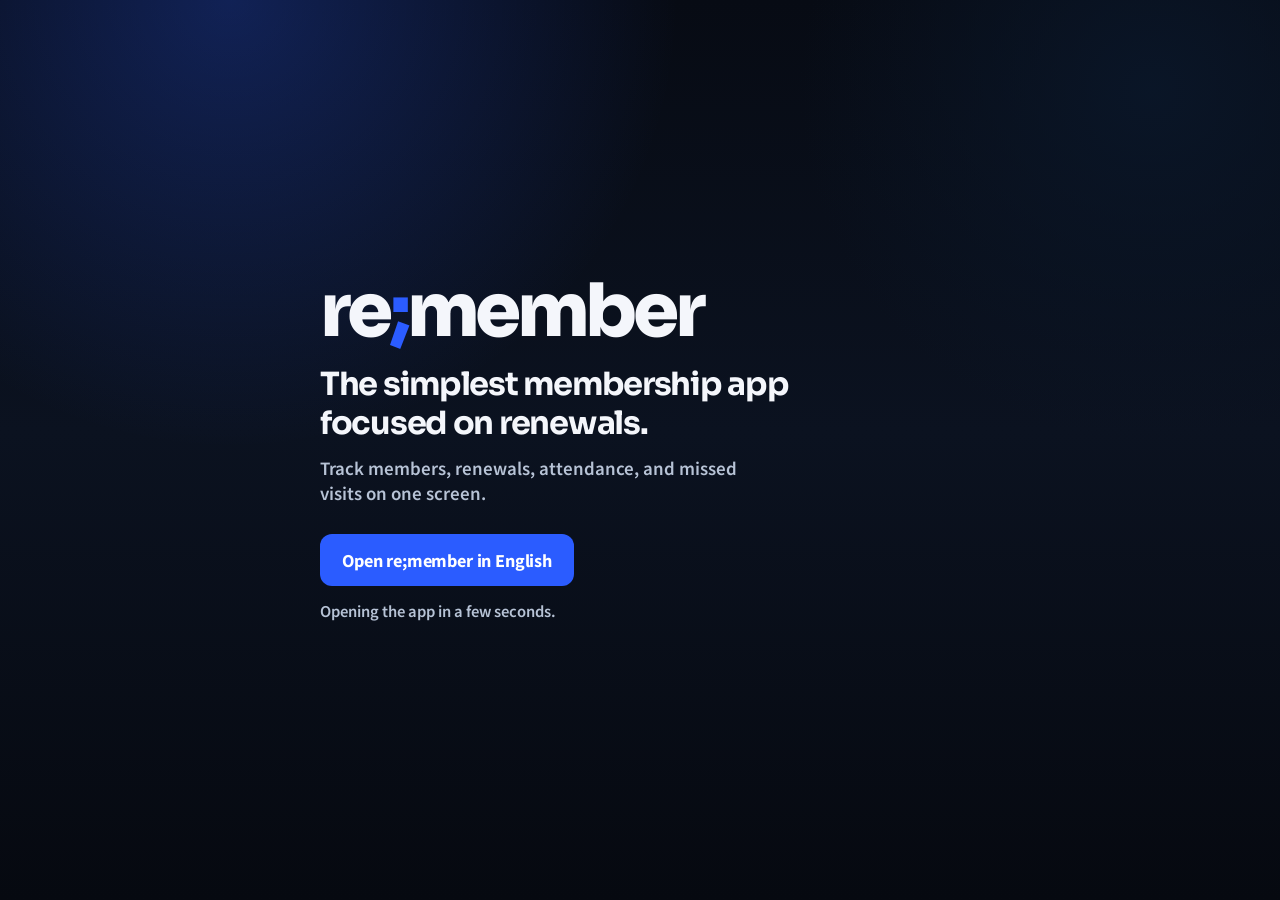
<file: share/index.html>
<!DOCTYPE html>
<html lang="en">
<head>
  <meta charset="UTF-8">
  <meta name="viewport" content="width=device-width, initial-scale=1.0">
  <title>re;member — Simplest membership app for renewals</title>
  <meta name="description" content="The simplest membership app focused on renewals. Track members, renewals, attendance, and missed visits on one screen.">
  <meta name="theme-color" content="#2B5CFF">
  <link rel="canonical" href="https://remember-gym.vercel.app/share">
  <!--
    Link-preview document. Crawlers read the tags in this first response.
    og:image and og:url are absolute on remember-gym.vercel.app so the card
    does not depend on which host served the HTML. There is no server redirect.
  -->
  <meta property="og:title" content="re;member — Simplest membership app for renewals">
  <meta property="og:description" content="The simplest membership app focused on renewals. Track members, renewals, attendance, and missed visits on one screen.">
  <meta property="og:image" content="https://remember-gym.vercel.app/share/og-en.png">
  <meta property="og:image:width" content="1200">
  <meta property="og:image:height" content="630">
  <meta property="og:image:alt" content="re;member — the simplest membership app focused on renewals">
  <meta property="og:url" content="https://remember-gym.vercel.app/share">
  <meta property="og:type" content="website">
  <meta property="og:locale" content="en_US">
  <meta name="twitter:card" content="summary_large_image">
  <meta name="twitter:title" content="re;member — Simplest membership app for renewals">
  <meta name="twitter:description" content="The simplest membership app focused on renewals. Track members, renewals, attendance, and missed visits on one screen.">
  <meta name="twitter:image" content="https://remember-gym.vercel.app/share/og-en.png">
  <meta name="twitter:image:alt" content="re;member — the simplest membership app focused on renewals">
  <link rel="icon" href="/favicon.ico" sizes="any">
  <link rel="icon" href="/app-icon.svg" type="image/svg+xml">
  <link rel="preconnect" href="https://fonts.googleapis.com">
  <link rel="preconnect" href="https://fonts.gstatic.com" crossorigin>
  <link href="https://fonts.googleapis.com/css2?family=Noto+Sans+KR:wght@400;600;700&family=Sora:wght@600;700;800&display=swap" rel="stylesheet">
  <style>
    *, *::before, *::after { box-sizing: border-box; margin: 0; padding: 0; }

    :root {
      color-scheme: dark;
      --brand-blue: #2B5CFF;
      --brand-blue-hover: #1F4AE0;
      --bg: #070b14;
      --text: #f4f6fb;
      --text-muted: #b7c3d6;
      --font-brand: 'Sora', 'Inter', 'Segoe UI', sans-serif;
      --font-body: 'Noto Sans KR', 'Inter', 'Segoe UI', sans-serif;
    }

    body {
      min-height: 100vh;
      display: grid;
      place-items: center;
      padding: 32px 20px;
      background:
        radial-gradient(circle at 18% 0%, rgba(43, 92, 255, .28), transparent 28rem),
        radial-gradient(circle at 90% 10%, rgba(10, 22, 40, .95), transparent 22rem),
        linear-gradient(180deg, #070b14 0%, #0b1220 48%, #060910 100%);
      color: var(--text);
      font-family: var(--font-body);
      line-height: 1.5;
      -webkit-font-smoothing: antialiased;
    }

    main {
      width: min(640px, 100%);
    }

    .wordmark {
      font-family: var(--font-brand);
      font-size: clamp(3rem, 12vw, 4.6rem);
      font-weight: 800;
      letter-spacing: -.06em;
      line-height: .95;
    }

    .wordmark .semi {
      color: var(--brand-blue);
      margin: 0 .02em;
    }

    .tagline {
      margin-top: 18px;
      max-width: 22ch;
      font-family: var(--font-brand);
      font-size: clamp(1.45rem, 4.5vw, 2rem);
      font-weight: 700;
      letter-spacing: -.04em;
      line-height: 1.2;
    }

    .intro {
      margin-top: 14px;
      max-width: 42ch;
      color: var(--text-muted);
      font-size: 1.05rem;
      font-weight: 600;
    }

    .cta {
      display: inline-flex;
      align-items: center;
      justify-content: center;
      min-height: 52px;
      margin-top: 28px;
      padding: 0 22px;
      border-radius: 12px;
      background: var(--brand-blue);
      color: #fff;
      font-family: var(--font-body);
      font-size: 1rem;
      font-weight: 800;
      letter-spacing: -.01em;
      text-decoration: none;
    }

    .cta:hover { background: var(--brand-blue-hover); }
    .cta:focus-visible {
      outline: 3px solid #fff;
      outline-offset: 3px;
    }

    .soon {
      margin-top: 14px;
      color: var(--text-muted);
      font-size: .92rem;
      font-weight: 600;
    }

    @media (max-width: 640px) {
      body { padding: 28px 20px 40px; place-items: start center; }
      .cta { width: 100%; }
    }
  </style>
</head>
<body>
  <main>
    <p class="wordmark">re<span class="semi">;</span>member</p>
    <h1 class="tagline">The simplest membership app focused on renewals.</h1>
    <p class="intro">Track members, renewals, attendance, and missed visits on one screen.</p>
    <a class="cta" href="/?lang=en&amp;utm_source=x">Open re;member in English</a>
    <p class="soon" id="opening-note">Opening the app in a few seconds.</p>
  </main>
  <script>
    // Crawlers do not run this. The meta tags stay in the document they fetch.
    window.setTimeout(function () {
      window.location.assign('/?lang=en&utm_source=x');
    }, 6000);
  </script>
</body>
</html>
</file>
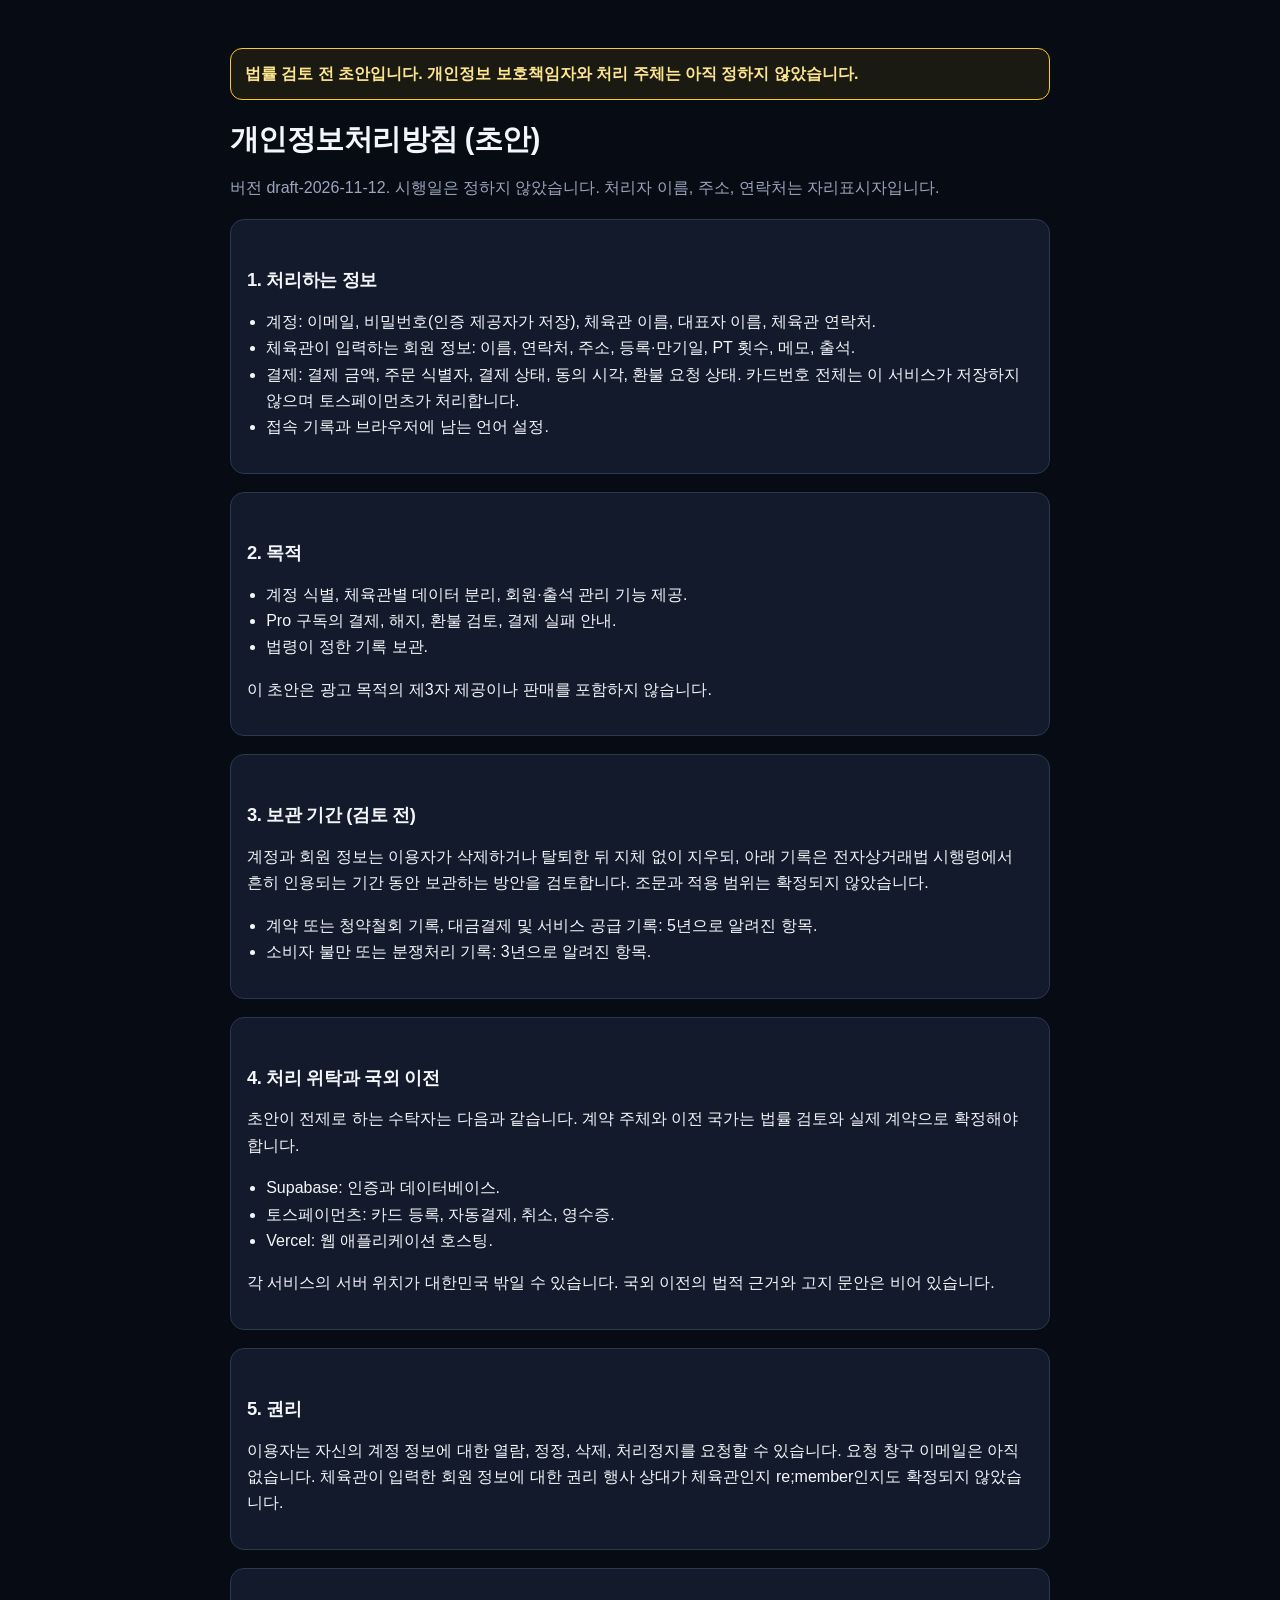
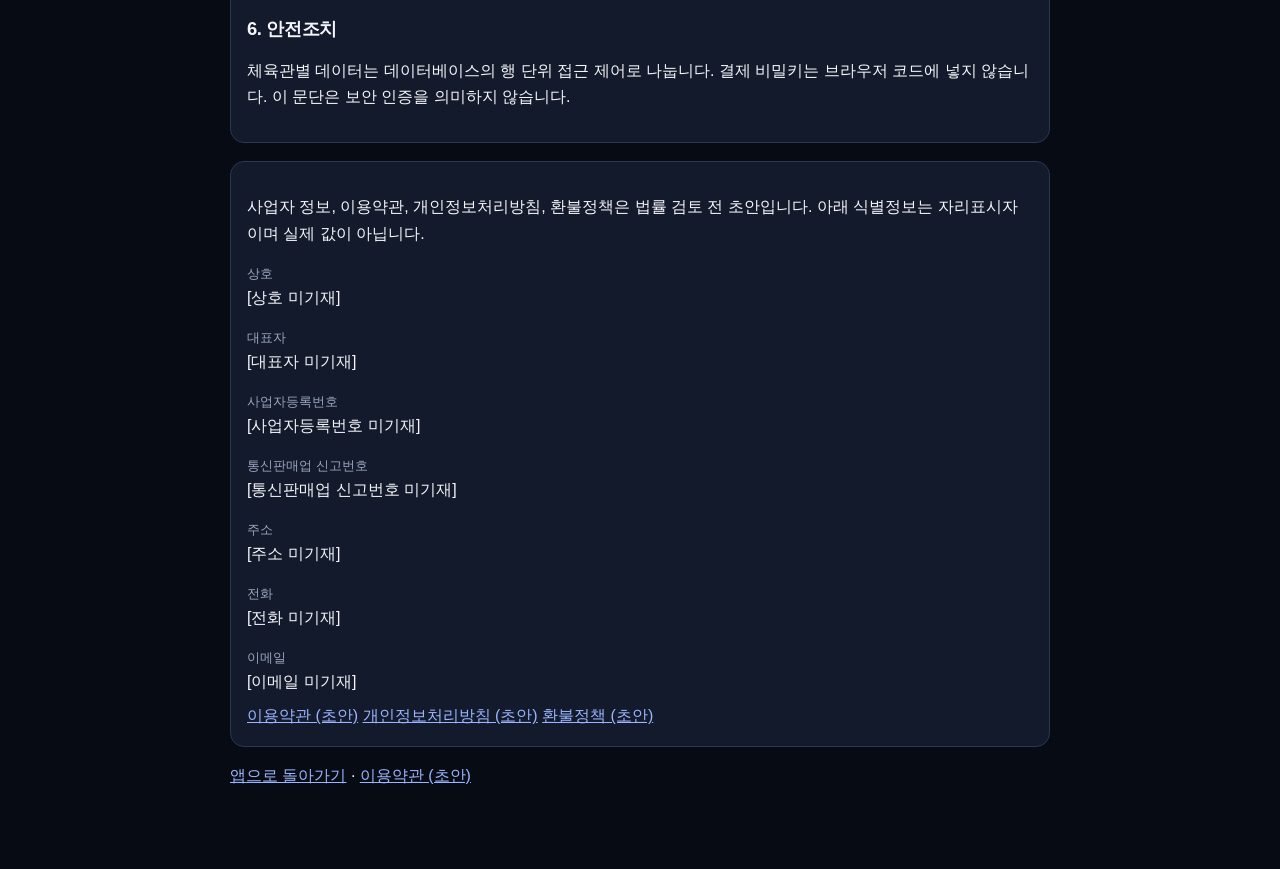
<file: legal/privacy.html>
<!DOCTYPE html>
<html lang="ko">
<head>
  <meta charset="utf-8">
  <meta name="viewport" content="width=device-width, initial-scale=1">
  <title>개인정보처리방침 (초안) · re;member</title>
  <link rel="stylesheet" href="./legal.css">
</head>
<body>
  <main>
    <p class="draft-banner">법률 검토 전 초안입니다. 개인정보 보호책임자와 처리 주체는 아직 정하지 않았습니다.</p>
    <h1>개인정보처리방침 (초안)</h1>
    <p class="lede">버전 draft-2026-11-12. 시행일은 정하지 않았습니다. 처리자 이름, 주소, 연락처는 자리표시자입니다.</p>

    <section>
      <h2>1. 처리하는 정보</h2>
      <ul>
        <li>계정: 이메일, 비밀번호(인증 제공자가 저장), 체육관 이름, 대표자 이름, 체육관 연락처.</li>
        <li>체육관이 입력하는 회원 정보: 이름, 연락처, 주소, 등록·만기일, PT 횟수, 메모, 출석.</li>
        <li>결제: 결제 금액, 주문 식별자, 결제 상태, 동의 시각, 환불 요청 상태. 카드번호 전체는 이 서비스가 저장하지 않으며 토스페이먼츠가 처리합니다.</li>
        <li>접속 기록과 브라우저에 남는 언어 설정.</li>
      </ul>
    </section>

    <section>
      <h2>2. 목적</h2>
      <ul>
        <li>계정 식별, 체육관별 데이터 분리, 회원·출석 관리 기능 제공.</li>
        <li>Pro 구독의 결제, 해지, 환불 검토, 결제 실패 안내.</li>
        <li>법령이 정한 기록 보관.</li>
      </ul>
      <p>이 초안은 광고 목적의 제3자 제공이나 판매를 포함하지 않습니다.</p>
    </section>

    <section>
      <h2>3. 보관 기간 (검토 전)</h2>
      <p>계정과 회원 정보는 이용자가 삭제하거나 탈퇴한 뒤 지체 없이 지우되, 아래 기록은 전자상거래법 시행령에서 흔히 인용되는 기간 동안 보관하는 방안을 검토합니다. 조문과 적용 범위는 확정되지 않았습니다.</p>
      <ul>
        <li>계약 또는 청약철회 기록, 대금결제 및 서비스 공급 기록: 5년으로 알려진 항목.</li>
        <li>소비자 불만 또는 분쟁처리 기록: 3년으로 알려진 항목.</li>
      </ul>
    </section>

    <section>
      <h2>4. 처리 위탁과 국외 이전</h2>
      <p>초안이 전제로 하는 수탁자는 다음과 같습니다. 계약 주체와 이전 국가는 법률 검토와 실제 계약으로 확정해야 합니다.</p>
      <ul>
        <li>Supabase: 인증과 데이터베이스.</li>
        <li>토스페이먼츠: 카드 등록, 자동결제, 취소, 영수증.</li>
        <li>Vercel: 웹 애플리케이션 호스팅.</li>
      </ul>
      <p>각 서비스의 서버 위치가 대한민국 밖일 수 있습니다. 국외 이전의 법적 근거와 고지 문안은 비어 있습니다.</p>
    </section>

    <section>
      <h2>5. 권리</h2>
      <p>이용자는 자신의 계정 정보에 대한 열람, 정정, 삭제, 처리정지를 요청할 수 있습니다. 요청 창구 이메일은 아직 없습니다. 체육관이 입력한 회원 정보에 대한 권리 행사 상대가 체육관인지 re;member인지도 확정되지 않았습니다.</p>
    </section>

    <section>
      <h2>6. 안전조치</h2>
      <p>체육관별 데이터는 데이터베이스의 행 단위 접근 제어로 나눕니다. 결제 비밀키는 브라우저 코드에 넣지 않습니다. 이 문단은 보안 인증을 의미하지 않습니다.</p>
    </section>

    <section data-business-identity data-legal-base=""></section>
    <p><a href="../index.html">앱으로 돌아가기</a> · <a href="./terms.html">이용약관 (초안)</a></p>
  </main>
  <script src="../js/business-identity.js"></script>
  <script>
    window.SweatManagerBusiness.renderAll(document);
  </script>
</body>
</html>
</file>
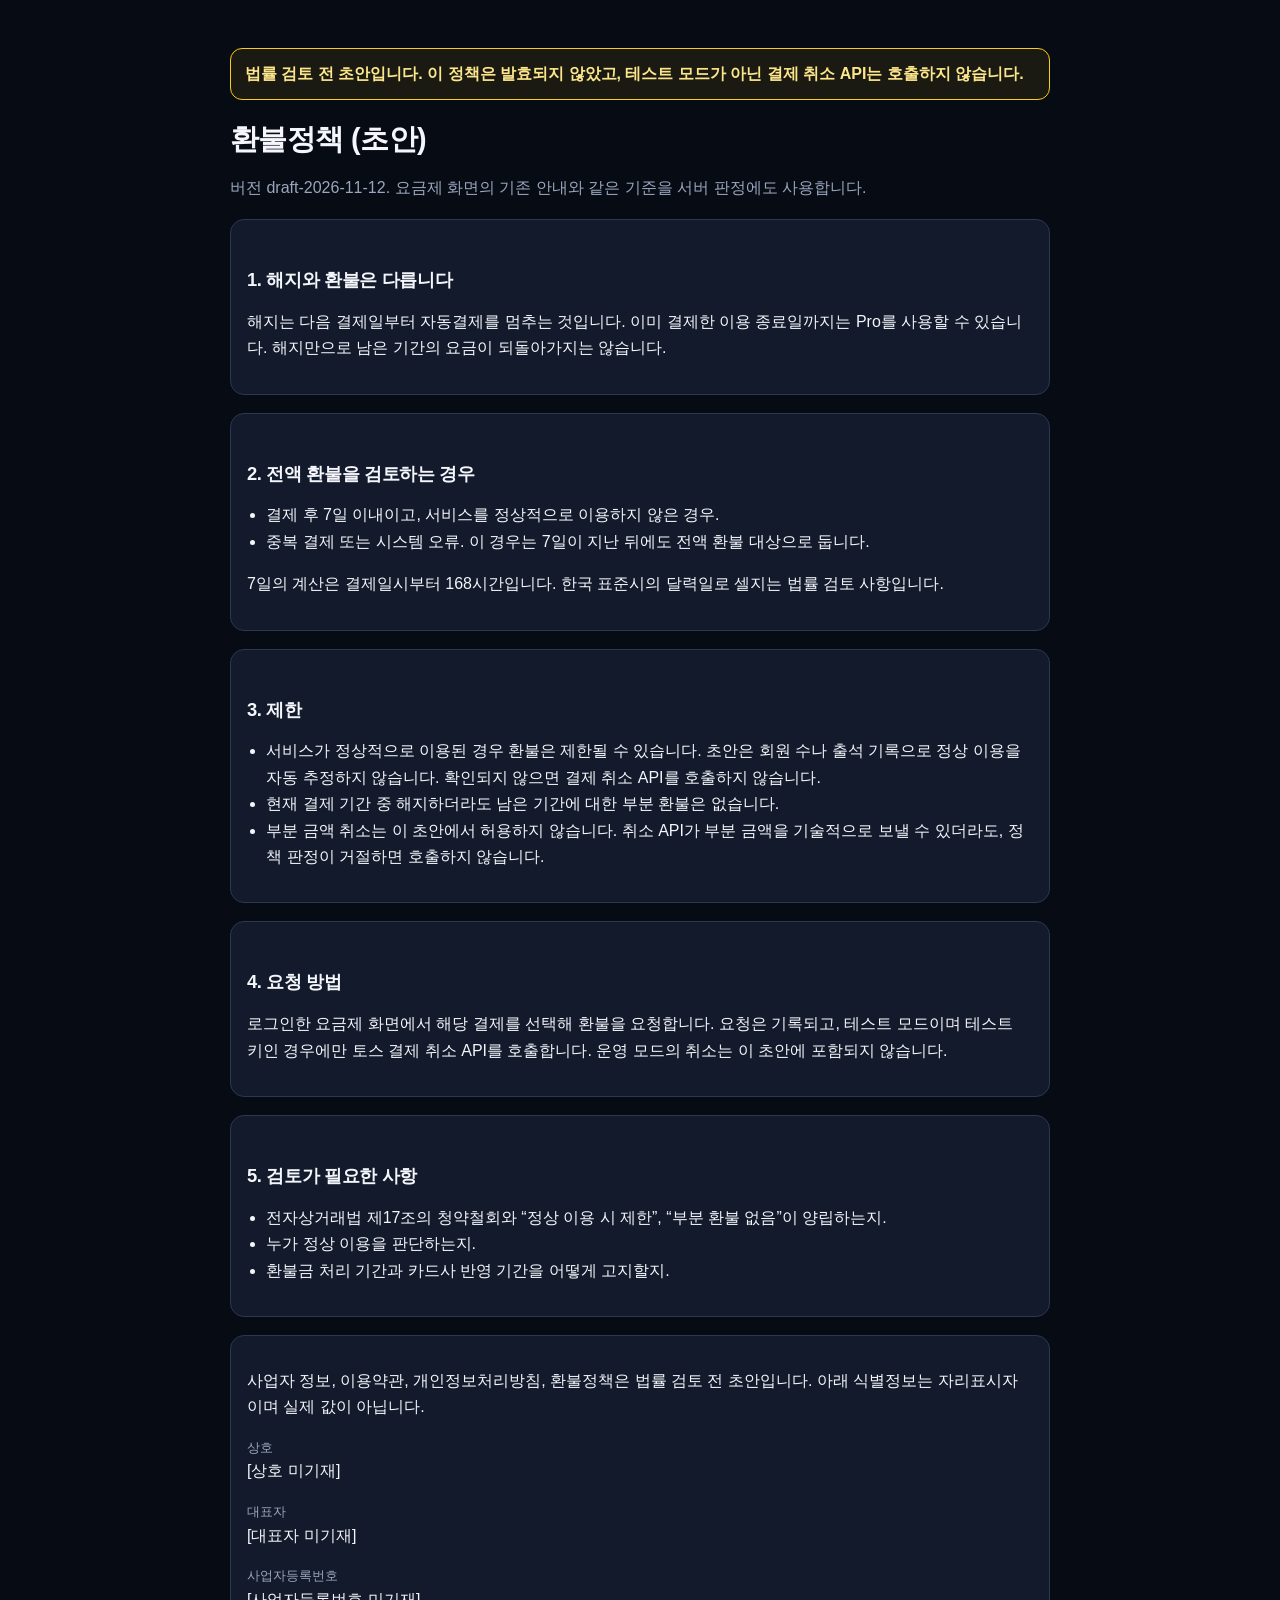
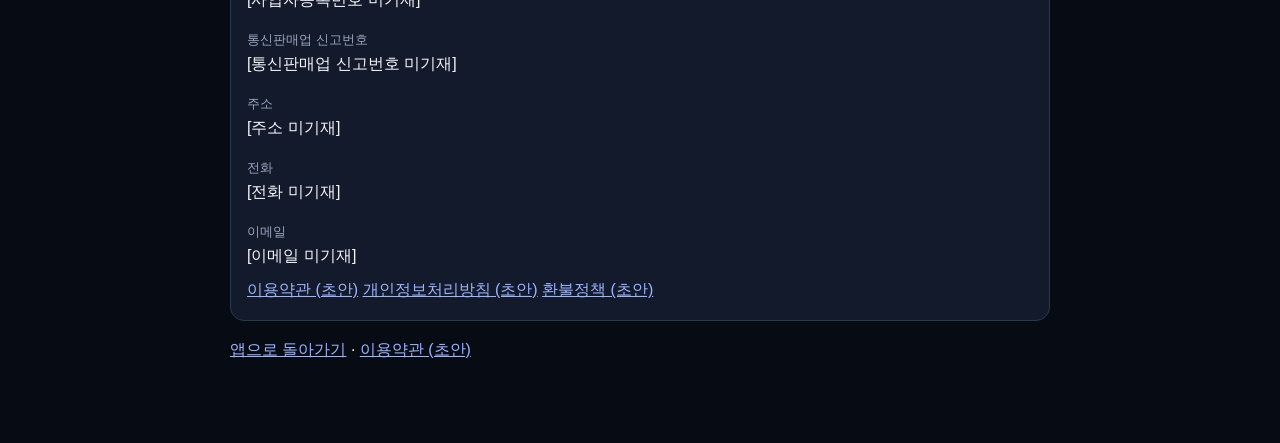
<file: legal/refund.html>
<!DOCTYPE html>
<html lang="ko">
<head>
  <meta charset="utf-8">
  <meta name="viewport" content="width=device-width, initial-scale=1">
  <title>환불정책 (초안) · re;member</title>
  <link rel="stylesheet" href="./legal.css">
</head>
<body>
  <main>
    <p class="draft-banner">법률 검토 전 초안입니다. 이 정책은 발효되지 않았고, 테스트 모드가 아닌 결제 취소 API는 호출하지 않습니다.</p>
    <h1>환불정책 (초안)</h1>
    <p class="lede">버전 draft-2026-11-12. 요금제 화면의 기존 안내와 같은 기준을 서버 판정에도 사용합니다.</p>

    <section>
      <h2>1. 해지와 환불은 다릅니다</h2>
      <p>해지는 다음 결제일부터 자동결제를 멈추는 것입니다. 이미 결제한 이용 종료일까지는 Pro를 사용할 수 있습니다. 해지만으로 남은 기간의 요금이 되돌아가지는 않습니다.</p>
    </section>

    <section>
      <h2>2. 전액 환불을 검토하는 경우</h2>
      <ul>
        <li>결제 후 7일 이내이고, 서비스를 정상적으로 이용하지 않은 경우.</li>
        <li>중복 결제 또는 시스템 오류. 이 경우는 7일이 지난 뒤에도 전액 환불 대상으로 둡니다.</li>
      </ul>
      <p>7일의 계산은 결제일시부터 168시간입니다. 한국 표준시의 달력일로 셀지는 법률 검토 사항입니다.</p>
    </section>

    <section>
      <h2>3. 제한</h2>
      <ul>
        <li>서비스가 정상적으로 이용된 경우 환불은 제한될 수 있습니다. 초안은 회원 수나 출석 기록으로 정상 이용을 자동 추정하지 않습니다. 확인되지 않으면 결제 취소 API를 호출하지 않습니다.</li>
        <li>현재 결제 기간 중 해지하더라도 남은 기간에 대한 부분 환불은 없습니다.</li>
        <li>부분 금액 취소는 이 초안에서 허용하지 않습니다. 취소 API가 부분 금액을 기술적으로 보낼 수 있더라도, 정책 판정이 거절하면 호출하지 않습니다.</li>
      </ul>
    </section>

    <section>
      <h2>4. 요청 방법</h2>
      <p>로그인한 요금제 화면에서 해당 결제를 선택해 환불을 요청합니다. 요청은 기록되고, 테스트 모드이며 테스트 키인 경우에만 토스 결제 취소 API를 호출합니다. 운영 모드의 취소는 이 초안에 포함되지 않습니다.</p>
    </section>

    <section>
      <h2>5. 검토가 필요한 사항</h2>
      <ul>
        <li>전자상거래법 제17조의 청약철회와 “정상 이용 시 제한”, “부분 환불 없음”이 양립하는지.</li>
        <li>누가 정상 이용을 판단하는지.</li>
        <li>환불금 처리 기간과 카드사 반영 기간을 어떻게 고지할지.</li>
      </ul>
    </section>

    <section data-business-identity data-legal-base=""></section>
    <p><a href="../index.html">앱으로 돌아가기</a> · <a href="./terms.html">이용약관 (초안)</a></p>
  </main>
  <script src="../js/business-identity.js"></script>
  <script>
    window.SweatManagerBusiness.renderAll(document);
  </script>
</body>
</html>
</file>
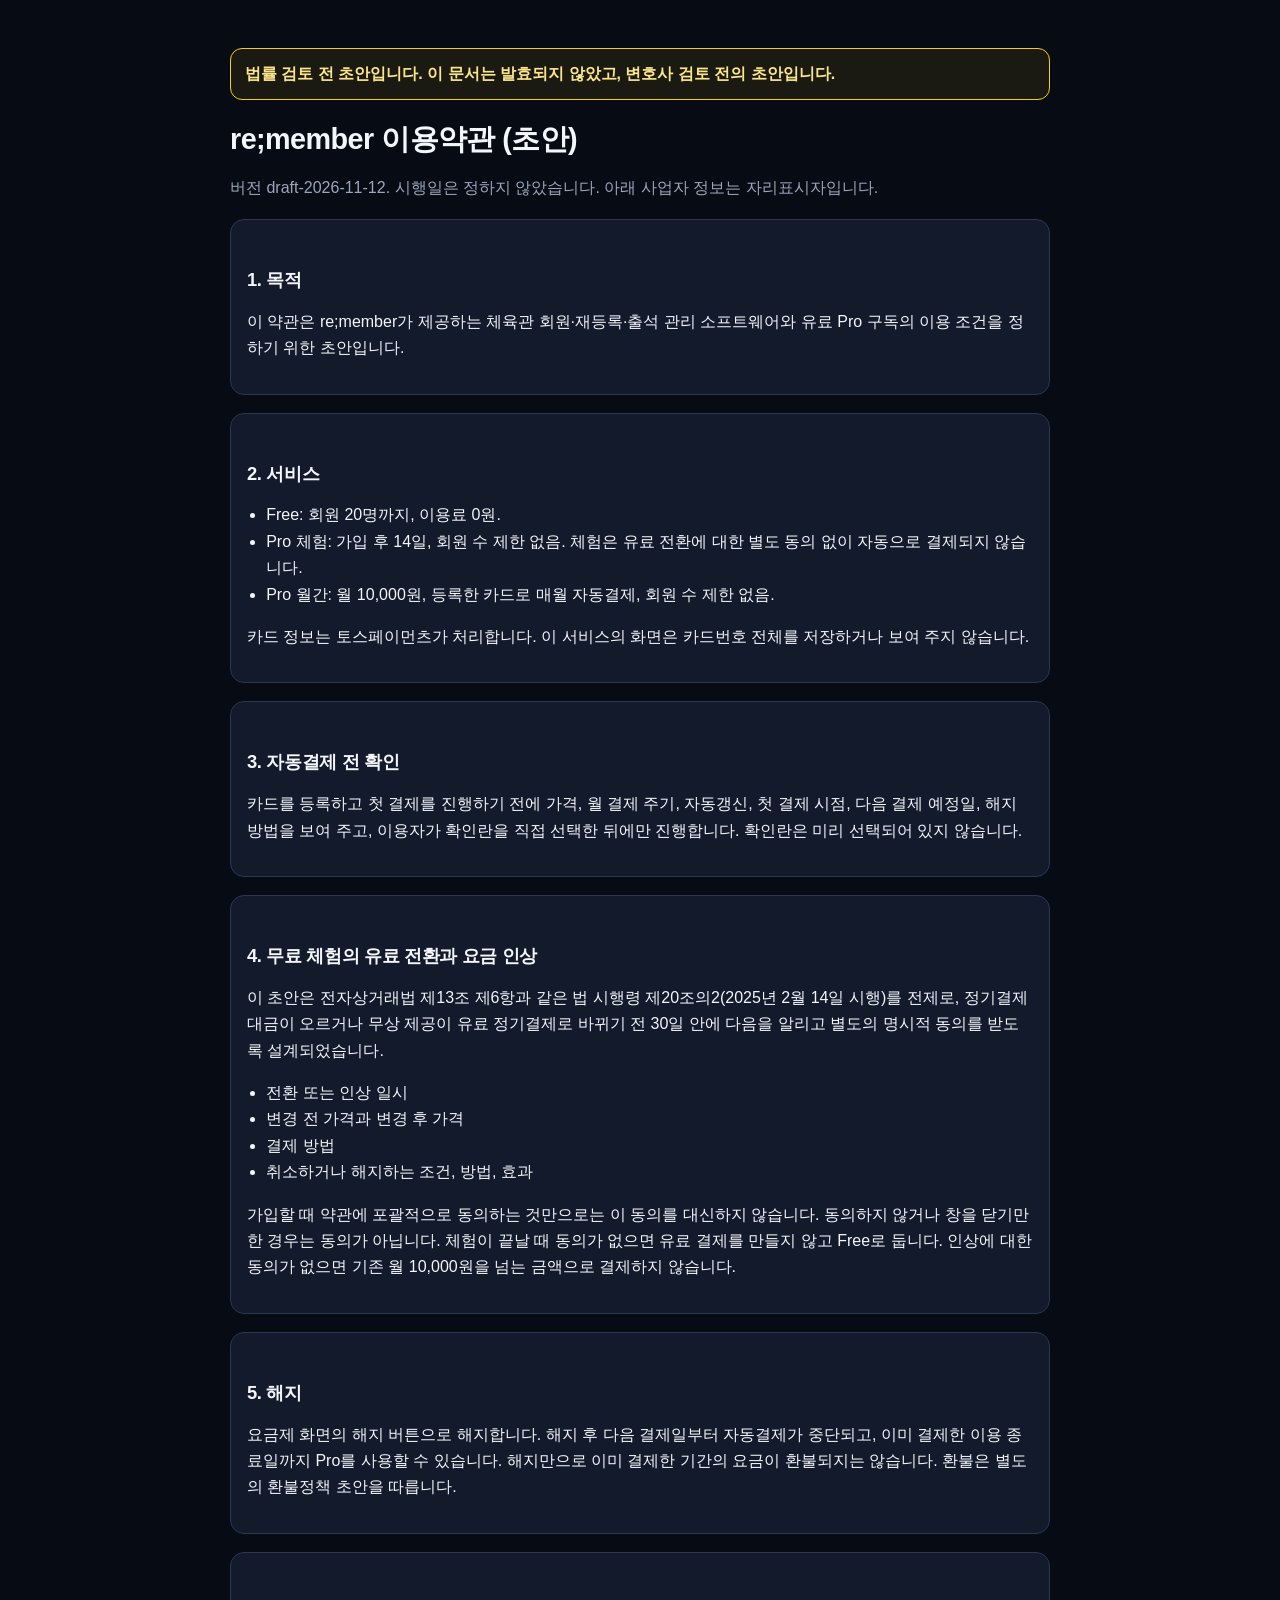
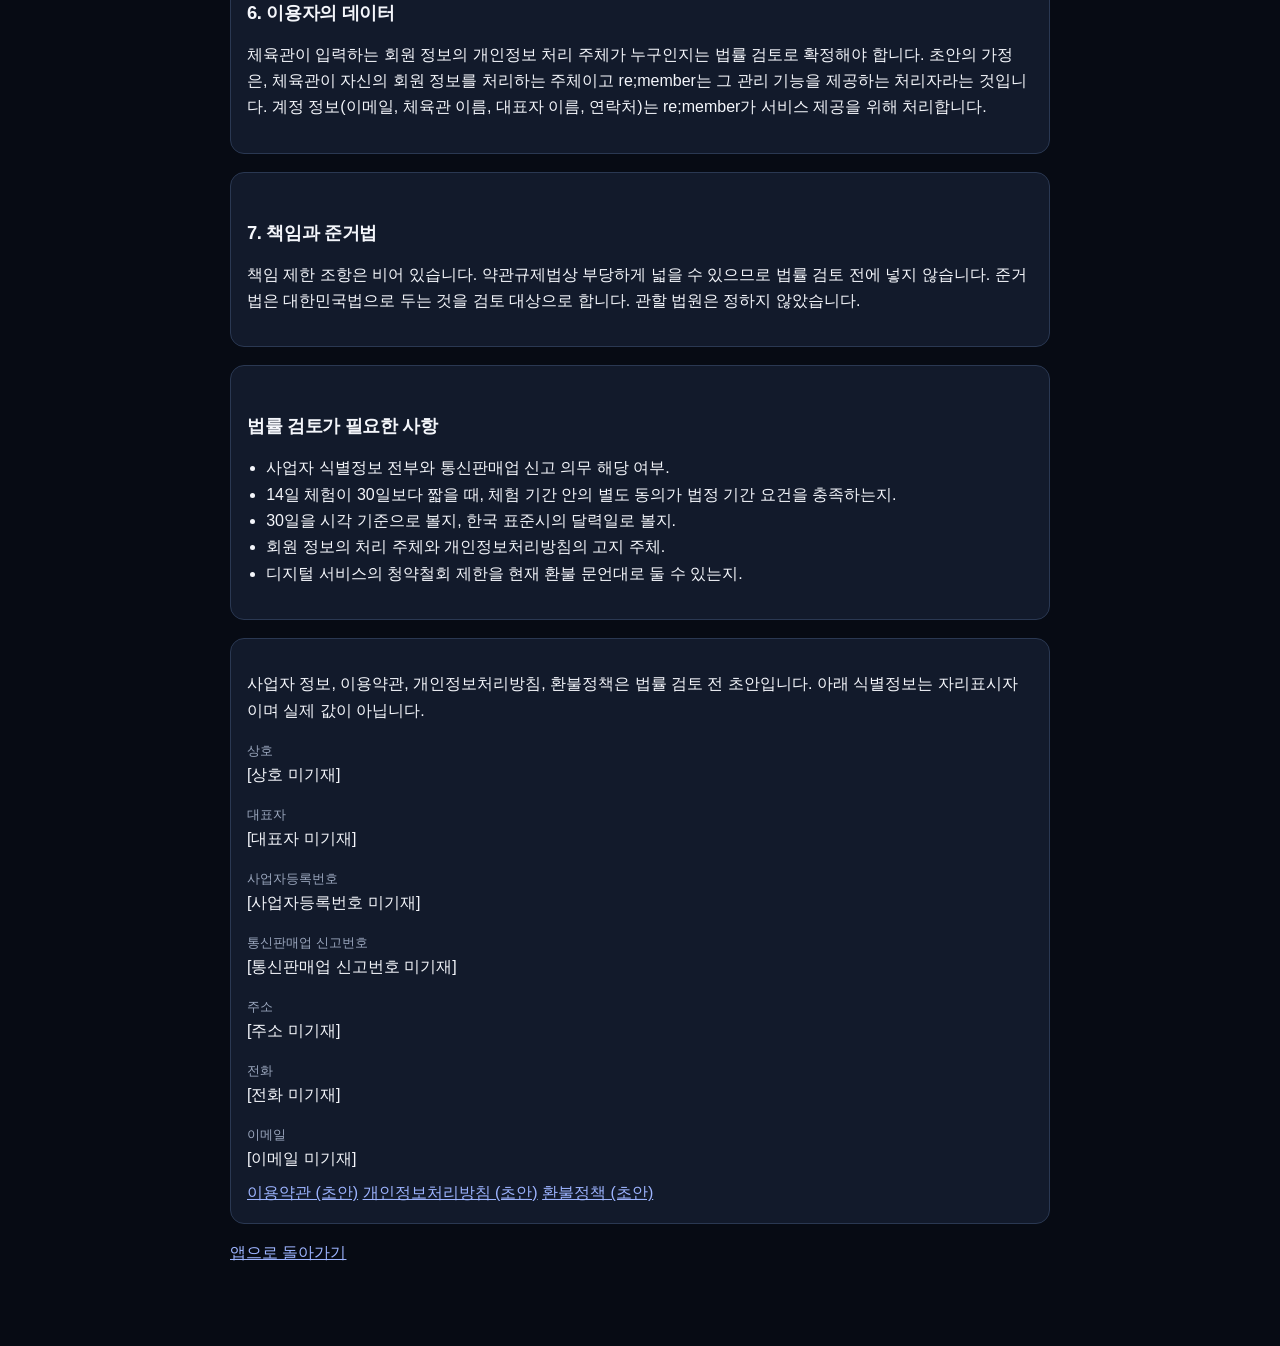
<file: legal/terms.html>
<!DOCTYPE html>
<html lang="ko">
<head>
  <meta charset="utf-8">
  <meta name="viewport" content="width=device-width, initial-scale=1">
  <title>이용약관 (초안) · re;member</title>
  <link rel="stylesheet" href="./legal.css">
</head>
<body>
  <main>
    <p class="draft-banner">법률 검토 전 초안입니다. 이 문서는 발효되지 않았고, 변호사 검토 전의 초안입니다.</p>
    <h1>re;member 이용약관 (초안)</h1>
    <p class="lede">버전 draft-2026-11-12. 시행일은 정하지 않았습니다. 아래 사업자 정보는 자리표시자입니다.</p>

    <section>
      <h2>1. 목적</h2>
      <p>이 약관은 re;member가 제공하는 체육관 회원·재등록·출석 관리 소프트웨어와 유료 Pro 구독의 이용 조건을 정하기 위한 초안입니다.</p>
    </section>

    <section>
      <h2>2. 서비스</h2>
      <ul>
        <li>Free: 회원 20명까지, 이용료 0원.</li>
        <li>Pro 체험: 가입 후 14일, 회원 수 제한 없음. 체험은 유료 전환에 대한 별도 동의 없이 자동으로 결제되지 않습니다.</li>
        <li>Pro 월간: 월 10,000원, 등록한 카드로 매월 자동결제, 회원 수 제한 없음.</li>
      </ul>
      <p>카드 정보는 토스페이먼츠가 처리합니다. 이 서비스의 화면은 카드번호 전체를 저장하거나 보여 주지 않습니다.</p>
    </section>

    <section>
      <h2>3. 자동결제 전 확인</h2>
      <p>카드를 등록하고 첫 결제를 진행하기 전에 가격, 월 결제 주기, 자동갱신, 첫 결제 시점, 다음 결제 예정일, 해지 방법을 보여 주고, 이용자가 확인란을 직접 선택한 뒤에만 진행합니다. 확인란은 미리 선택되어 있지 않습니다.</p>
    </section>

    <section>
      <h2>4. 무료 체험의 유료 전환과 요금 인상</h2>
      <p>이 초안은 전자상거래법 제13조 제6항과 같은 법 시행령 제20조의2(2025년 2월 14일 시행)를 전제로, 정기결제 대금이 오르거나 무상 제공이 유료 정기결제로 바뀌기 전 30일 안에 다음을 알리고 별도의 명시적 동의를 받도록 설계되었습니다.</p>
      <ul>
        <li>전환 또는 인상 일시</li>
        <li>변경 전 가격과 변경 후 가격</li>
        <li>결제 방법</li>
        <li>취소하거나 해지하는 조건, 방법, 효과</li>
      </ul>
      <p>가입할 때 약관에 포괄적으로 동의하는 것만으로는 이 동의를 대신하지 않습니다. 동의하지 않거나 창을 닫기만 한 경우는 동의가 아닙니다. 체험이 끝날 때 동의가 없으면 유료 결제를 만들지 않고 Free로 둡니다. 인상에 대한 동의가 없으면 기존 월 10,000원을 넘는 금액으로 결제하지 않습니다.</p>
    </section>

    <section>
      <h2>5. 해지</h2>
      <p>요금제 화면의 해지 버튼으로 해지합니다. 해지 후 다음 결제일부터 자동결제가 중단되고, 이미 결제한 이용 종료일까지 Pro를 사용할 수 있습니다. 해지만으로 이미 결제한 기간의 요금이 환불되지는 않습니다. 환불은 별도의 환불정책 초안을 따릅니다.</p>
    </section>

    <section>
      <h2>6. 이용자의 데이터</h2>
      <p>체육관이 입력하는 회원 정보의 개인정보 처리 주체가 누구인지는 법률 검토로 확정해야 합니다. 초안의 가정은, 체육관이 자신의 회원 정보를 처리하는 주체이고 re;member는 그 관리 기능을 제공하는 처리자라는 것입니다. 계정 정보(이메일, 체육관 이름, 대표자 이름, 연락처)는 re;member가 서비스 제공을 위해 처리합니다.</p>
    </section>

    <section>
      <h2>7. 책임과 준거법</h2>
      <p>책임 제한 조항은 비어 있습니다. 약관규제법상 부당하게 넓을 수 있으므로 법률 검토 전에 넣지 않습니다. 준거법은 대한민국법으로 두는 것을 검토 대상으로 합니다. 관할 법원은 정하지 않았습니다.</p>
    </section>

    <section class="review-box">
      <h2>법률 검토가 필요한 사항</h2>
      <ul>
        <li>사업자 식별정보 전부와 통신판매업 신고 의무 해당 여부.</li>
        <li>14일 체험이 30일보다 짧을 때, 체험 기간 안의 별도 동의가 법정 기간 요건을 충족하는지.</li>
        <li>30일을 시각 기준으로 볼지, 한국 표준시의 달력일로 볼지.</li>
        <li>회원 정보의 처리 주체와 개인정보처리방침의 고지 주체.</li>
        <li>디지털 서비스의 청약철회 제한을 현재 환불 문언대로 둘 수 있는지.</li>
      </ul>
    </section>

    <section data-business-identity data-legal-base=""></section>
    <p><a href="../index.html">앱으로 돌아가기</a></p>
  </main>
  <script src="../js/business-identity.js"></script>
  <script>
    window.SweatManagerBusiness.renderAll(document);
  </script>
</body>
</html>
</file>
<file: legal/legal.css>
:root {
  color-scheme: dark;
  --brand-navy: #0A1628;
  --brand-blue: #2B5CFF;
  --bg: #070b14;
  --surface: #121a2b;
  --border: #2a3852;
  --text: #f4f6fb;
  --muted: #9aa6bd;
  --warning: #facc15;
}

* { box-sizing: border-box; }

body {
  margin: 0;
  background: var(--bg);
  color: var(--text);
  font-family: "Noto Sans KR", "Apple SD Gothic Neo", sans-serif;
  line-height: 1.65;
}

main {
  width: min(820px, calc(100% - 32px));
  margin: 0 auto;
  padding: 32px 0 64px;
}

h1, h2 { line-height: 1.35; letter-spacing: -.02em; }

h1 { font-size: 1.8rem; margin-bottom: .4rem; }

h2 { font-size: 1.15rem; margin-top: 2rem; }

a { color: #9db4ff; }

.draft-banner {
  border: 1px solid var(--warning);
  background: rgba(250, 204, 21, .08);
  color: #fde68a;
  border-radius: 12px;
  padding: 12px 14px;
  font-weight: 700;
}

.lede, .note { color: var(--muted); }

section, .review-box {
  margin-top: 18px;
  padding: 16px;
  border: 1px solid var(--border);
  border-radius: 14px;
  background: var(--surface);
}

dl { display: grid; gap: 8px; margin: 0; }

dt { color: var(--muted); font-size: .82rem; }

dd { margin: 0 0 8px; }

ul { padding-left: 1.2rem; }
</file>
